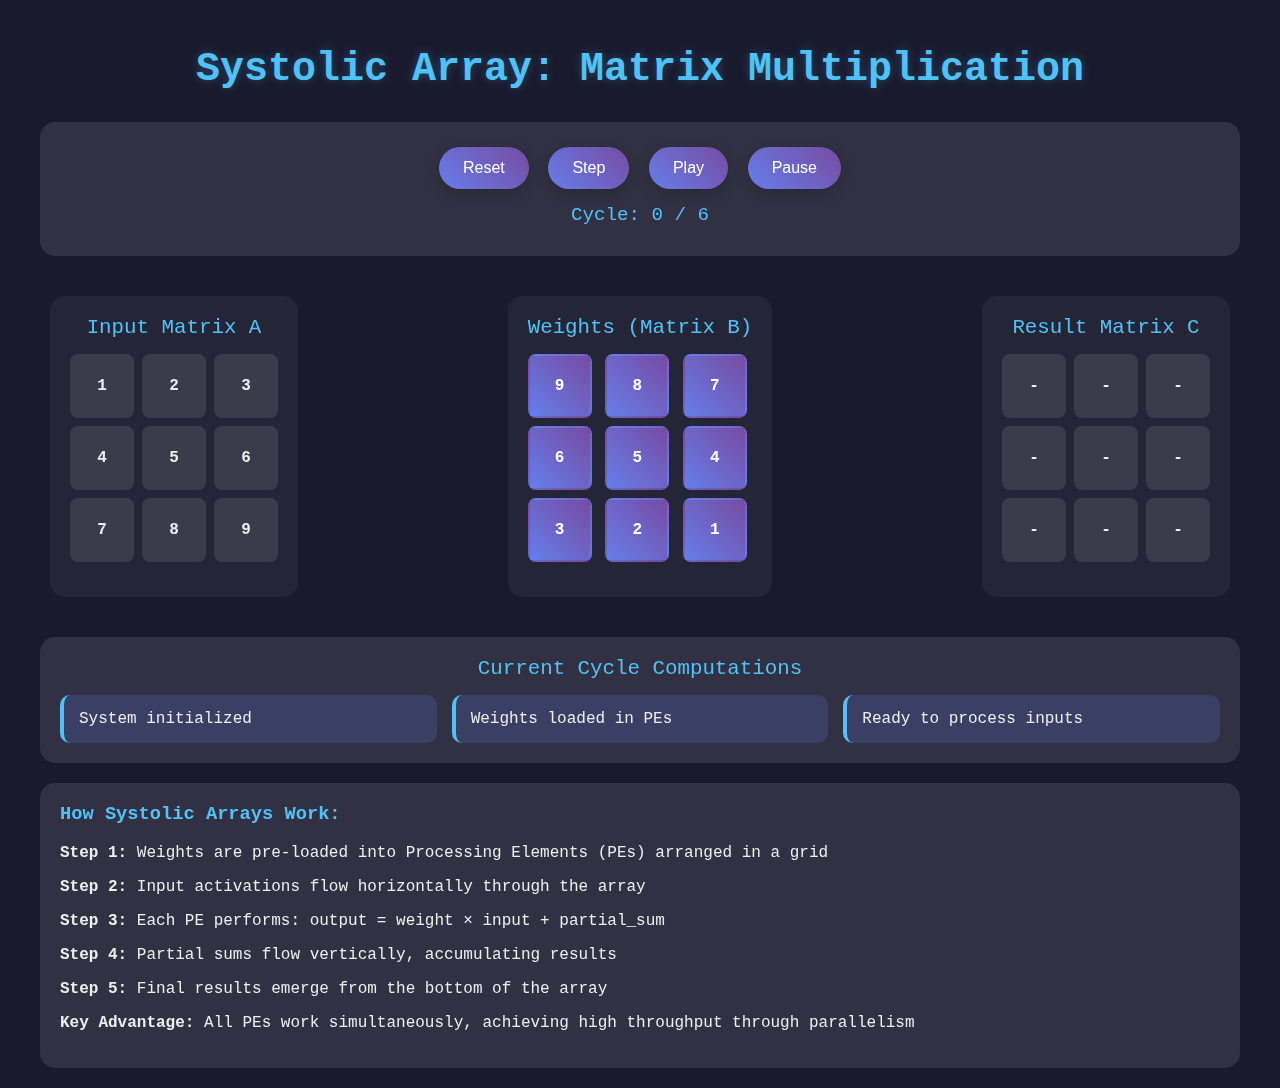
<file: projects/npu-de10lite/systolic-sim.html>
<!DOCTYPE html>
<html lang="en">
<head>
    <meta charset="UTF-8">
    <meta name="viewport" content="width=device-width, initial-scale=1.0">
    <title>Systolic Array Animation</title>
    <style>
        body {
            font-family: 'Courier New', monospace;
            background: #1a1a2e;
            color: #eee;
            margin: 0;
            padding: 20px;
            min-height: 100vh;
        }
        
        .container {
            max-width: 1200px;
            margin: 0 auto;
        }
        
        .title {
            text-align: center;
            color: #4fc3f7;
            margin-bottom: 30px;
            font-size: 2.5em;
            text-shadow: 0 0 10px rgba(79, 195, 247, 0.3);
        }
        
        .control-panel {
            background: rgba(255, 255, 255, 0.1);
            padding: 20px;
            border-radius: 15px;
            margin-bottom: 30px;
            text-align: center;
            backdrop-filter: blur(10px);
        }
        
        .btn {
            background: linear-gradient(45deg, #667eea, #764ba2);
            color: white;
            border: none;
            padding: 12px 24px;
            margin: 5px;
            border-radius: 25px;
            cursor: pointer;
            font-size: 16px;
            transition: all 0.3s ease;
            box-shadow: 0 4px 15px rgba(0, 0, 0, 0.2);
        }
        
        .btn:hover {
            transform: translateY(-2px);
            box-shadow: 0 6px 20px rgba(102, 126, 234, 0.4);
        }
        
        .cycle-info {
            font-size: 1.2em;
            color: #4fc3f7;
            margin: 10px 0;
        }
        
        .arrays-container {
            display: flex;
            justify-content: space-between;
            align-items: flex-start;
            margin-bottom: 30px;
            flex-wrap: wrap;
        }
        
        .array-section {
            background: rgba(255, 255, 255, 0.05);
            padding: 20px;
            border-radius: 15px;
            margin: 10px;
            backdrop-filter: blur(5px);
        }
        
        .array-title {
            text-align: center;
            color: #4fc3f7;
            margin-bottom: 15px;
            font-size: 1.3em;
        }
        
        .matrix {
            display: grid;
            gap: 8px;
            margin: 15px 0;
        }
        
        .matrix-3x3 {
            grid-template-columns: repeat(3, 1fr);
        }
        
        .cell {
            width: 60px;
            height: 60px;
            display: flex;
            align-items: center;
            justify-content: center;
            background: rgba(255, 255, 255, 0.1);
            border-radius: 8px;
            font-weight: bold;
            font-size: 16px;
            transition: all 0.3s ease;
            border: 2px solid transparent;
        }
        
        .pe-cell {
            background: linear-gradient(45deg, #667eea, #764ba2);
            color: white;
            position: relative;
            overflow: hidden;
        }
        
        .pe-cell::before {
            content: '';
            position: absolute;
            top: -2px;
            left: -2px;
            right: -2px;
            bottom: -2px;
            background: linear-gradient(45deg, #4fc3f7, #667eea, #764ba2);
            border-radius: 10px;
            z-index: -1;
        }
        
        .pe-active {
            animation: pulse 0.5s ease-in-out;
            box-shadow: 0 0 20px rgba(79, 195, 247, 0.6);
        }
        
        .data-flow {
            display: flex;
            align-items: center;
            margin: 10px 0;
        }
        
        .flow-arrow {
            color: #4fc3f7;
            font-size: 2em;
            margin: 0 10px;
            animation: slide 1s ease-in-out infinite;
        }
        
        .computation-display {
            background: rgba(255, 255, 255, 0.1);
            padding: 20px;
            border-radius: 15px;
            margin-top: 20px;
            backdrop-filter: blur(10px);
        }
        
        .computation-title {
            color: #4fc3f7;
            font-size: 1.3em;
            margin-bottom: 15px;
            text-align: center;
        }
        
        .computation-details {
            display: grid;
            grid-template-columns: repeat(auto-fit, minmax(200px, 1fr));
            gap: 15px;
        }
        
        .pe-computation {
            background: rgba(102, 126, 234, 0.2);
            padding: 15px;
            border-radius: 10px;
            border-left: 4px solid #4fc3f7;
        }
        
        .explanation {
            background: rgba(255, 255, 255, 0.1);
            padding: 20px;
            border-radius: 15px;
            margin-top: 20px;
            backdrop-filter: blur(10px);
        }
        
        .explanation h3 {
            color: #4fc3f7;
            margin-top: 0;
        }
        
        @keyframes pulse {
            0%, 100% { transform: scale(1); }
            50% { transform: scale(1.1); }
        }
        
        @keyframes slide {
            0%, 100% { transform: translateX(0); }
            50% { transform: translateX(10px); }
        }
        
        .highlight {
            background: rgba(79, 195, 247, 0.3) !important;
            border: 2px solid #4fc3f7 !important;
        }
        
        .result-highlight {
            background: rgba(76, 175, 80, 0.3) !important;
            border: 2px solid #4caf50 !important;
        }
    </style>
</head>
<body>
    <div class="container">
        <h1 class="title">Systolic Array: Matrix Multiplication</h1>
        
        <div class="control-panel">
            <button class="btn" onclick="resetAnimation()">Reset</button>
            <button class="btn" onclick="stepAnimation()">Step</button>
            <button class="btn" onclick="playAnimation()">Play</button>
            <button class="btn" onclick="pauseAnimation()">Pause</button>
            <div class="cycle-info">
                Cycle: <span id="cycle-count">0</span> / 6
            </div>
        </div>
        
        <div class="arrays-container">
            <div class="array-section">
                <div class="array-title">Input Matrix A</div>
                <div class="matrix matrix-3x3" id="matrix-a">
                    <div class="cell">1</div>
                    <div class="cell">2</div>
                    <div class="cell">3</div>
                    <div class="cell">4</div>
                    <div class="cell">5</div>
                    <div class="cell">6</div>
                    <div class="cell">7</div>
                    <div class="cell">8</div>
                    <div class="cell">9</div>
                </div>
            </div>
            
            <div class="array-section">
                <div class="array-title">Weights (Matrix B)</div>
                <div class="matrix matrix-3x3" id="matrix-b">
                    <div class="cell pe-cell">9</div>
                    <div class="cell pe-cell">8</div>
                    <div class="cell pe-cell">7</div>
                    <div class="cell pe-cell">6</div>
                    <div class="cell pe-cell">5</div>
                    <div class="cell pe-cell">4</div>
                    <div class="cell pe-cell">3</div>
                    <div class="cell pe-cell">2</div>
                    <div class="cell pe-cell">1</div>
                </div>
            </div>
            
            <div class="array-section">
                <div class="array-title">Result Matrix C</div>
                <div class="matrix matrix-3x3" id="matrix-c">
                    <div class="cell">-</div>
                    <div class="cell">-</div>
                    <div class="cell">-</div>
                    <div class="cell">-</div>
                    <div class="cell">-</div>
                    <div class="cell">-</div>
                    <div class="cell">-</div>
                    <div class="cell">-</div>
                    <div class="cell">-</div>
                </div>
            </div>
        </div>
        
        <div class="computation-display">
            <div class="computation-title">Current Cycle Computations</div>
            <div class="computation-details" id="computation-details">
                <div class="pe-computation">Ready to start...</div>
            </div>
        </div>
        
        <div class="explanation">
            <h3>How Systolic Arrays Work:</h3>
            <p><strong>Step 1:</strong> Weights are pre-loaded into Processing Elements (PEs) arranged in a grid</p>
            <p><strong>Step 2:</strong> Input activations flow horizontally through the array</p>
            <p><strong>Step 3:</strong> Each PE performs: output = weight × input + partial_sum</p>
            <p><strong>Step 4:</strong> Partial sums flow vertically, accumulating results</p>
            <p><strong>Step 5:</strong> Final results emerge from the bottom of the array</p>
            <p><strong>Key Advantage:</strong> All PEs work simultaneously, achieving high throughput through parallelism</p>
        </div>
    </div>

    <script>
        let currentCycle = 0;
        let isPlaying = false;
        let playInterval;
        
        // Matrix data
        const matrixA = [
            [1, 2, 3],
            [4, 5, 6],
            [7, 8, 9]
        ];
        
        const matrixB = [
            [9, 8, 7],
            [6, 5, 4],
            [3, 2, 1]
        ];
        
        const resultMatrix = [
            [30, 24, 18],
            [84, 69, 54],
            [138, 114, 90]
        ];
        
        // Animation states for each cycle
        const animationStates = [
            {
                cycle: 0,
                description: "Initialize: Weights loaded in PEs",
                activeInputs: [],
                computations: ["System initialized", "Weights loaded in PEs", "Ready to process inputs"],
                results: []
            },
            {
                cycle: 1,
                description: "First row of A enters the array",
                activeInputs: [[0, 0]],
                computations: ["PE(0,0): 1 × 9 = 9"],
                results: []
            },
            {
                cycle: 2,
                description: "Second row enters, first row propagates",
                activeInputs: [[0, 1], [1, 0]],
                computations: ["PE(0,0): 2 × 9 = 18, acc = 9 + 18 = 27", "PE(0,1): 1 × 8 = 8", "PE(1,0): 4 × 6 = 24"],
                results: []
            },
            {
                cycle: 3,
                description: "Full pipeline active",
                activeInputs: [[0, 2], [1, 1], [2, 0]],
                computations: [
                    "PE(0,0): 3 × 9 = 27, acc = 27 + 27 = 54",
                    "PE(0,1): 2 × 8 = 16, acc = 8 + 16 = 24",
                    "PE(0,2): 1 × 7 = 7",
                    "PE(1,0): 5 × 6 = 30, acc = 24 + 30 = 54",
                    "PE(1,1): 4 × 5 = 20",
                    "PE(2,0): 7 × 3 = 21"
                ],
                results: []
            },
            {
                cycle: 4,
                description: "First results start emerging",
                activeInputs: [[1, 2], [2, 1]],
                computations: [
                    "PE(0,1): 3 × 8 = 24, acc = 24 + 24 = 48",
                    "PE(0,2): 2 × 7 = 14, acc = 7 + 14 = 21",
                    "PE(1,1): 5 × 5 = 25, acc = 20 + 25 = 45",
                    "PE(1,2): 4 × 4 = 16",
                    "PE(2,1): 8 × 2 = 16, acc = 21 + 16 = 37"
                ],
                results: [[0, 0, 30]]
            },
            {
                cycle: 5,
                description: "More results emerge",
                activeInputs: [[2, 2]],
                computations: [
                    "PE(0,2): 3 × 7 = 21, acc = 21 + 21 = 42",
                    "PE(1,2): 5 × 4 = 20, acc = 16 + 20 = 36",
                    "PE(2,2): 9 × 1 = 9, acc = 37 + 9 = 46"
                ],
                results: [[0, 0, 30], [0, 1, 24], [1, 0, 84]]
            },
            {
                cycle: 6,
                description: "All results computed",
                activeInputs: [],
                computations: ["All computations complete"],
                results: [[0, 0, 30], [0, 1, 24], [0, 2, 18], [1, 0, 84], [1, 1, 69], [1, 2, 54], [2, 0, 138], [2, 1, 114], [2, 2, 90]]
            }
        ];
        
        function resetAnimation() {
            currentCycle = 0;
            isPlaying = false;
            clearInterval(playInterval);
            updateDisplay();
        }
        
        function stepAnimation() {
            if (currentCycle < animationStates.length - 1) {
                currentCycle++;
                updateDisplay();
            }
        }
        
        function playAnimation() {
            if (!isPlaying) {
                isPlaying = true;
                playInterval = setInterval(() => {
                    if (currentCycle < animationStates.length - 1) {
                        currentCycle++;
                        updateDisplay();
                    } else {
                        pauseAnimation();
                    }
                }, 2000);
            }
        }
        
        function pauseAnimation() {
            isPlaying = false;
            clearInterval(playInterval);
        }
        
        function updateDisplay() {
            const state = animationStates[currentCycle];
            
            // Update cycle counter
            document.getElementById('cycle-count').textContent = currentCycle;
            
            // Clear previous highlights
            document.querySelectorAll('.cell').forEach(cell => {
                cell.classList.remove('highlight', 'pe-active', 'result-highlight');
            });
            
            // Highlight active inputs
            state.activeInputs.forEach(([row, col]) => {
                const matrixAcells = document.querySelectorAll('#matrix-a .cell');
                const matrixBcells = document.querySelectorAll('#matrix-b .cell');
                
                matrixAcells[row * 3 + col].classList.add('highlight');
                matrixBcells[row * 3 + col].classList.add('pe-active');
            });
            
            // Update computations
            const computationDetails = document.getElementById('computation-details');
            computationDetails.innerHTML = '';
            state.computations.forEach(comp => {
                const div = document.createElement('div');
                div.className = 'pe-computation';
                div.textContent = comp;
                computationDetails.appendChild(div);
            });
            
            // Update results
            const resultCells = document.querySelectorAll('#matrix-c .cell');
            resultCells.forEach(cell => cell.textContent = '-');
            
            state.results.forEach(([row, col, value]) => {
                const index = row * 3 + col;
                resultCells[index].textContent = value;
                resultCells[index].classList.add('result-highlight');
            });
        }
        
        // Initialize display
        updateDisplay();
    </script>
</body>
</html>
</file>
